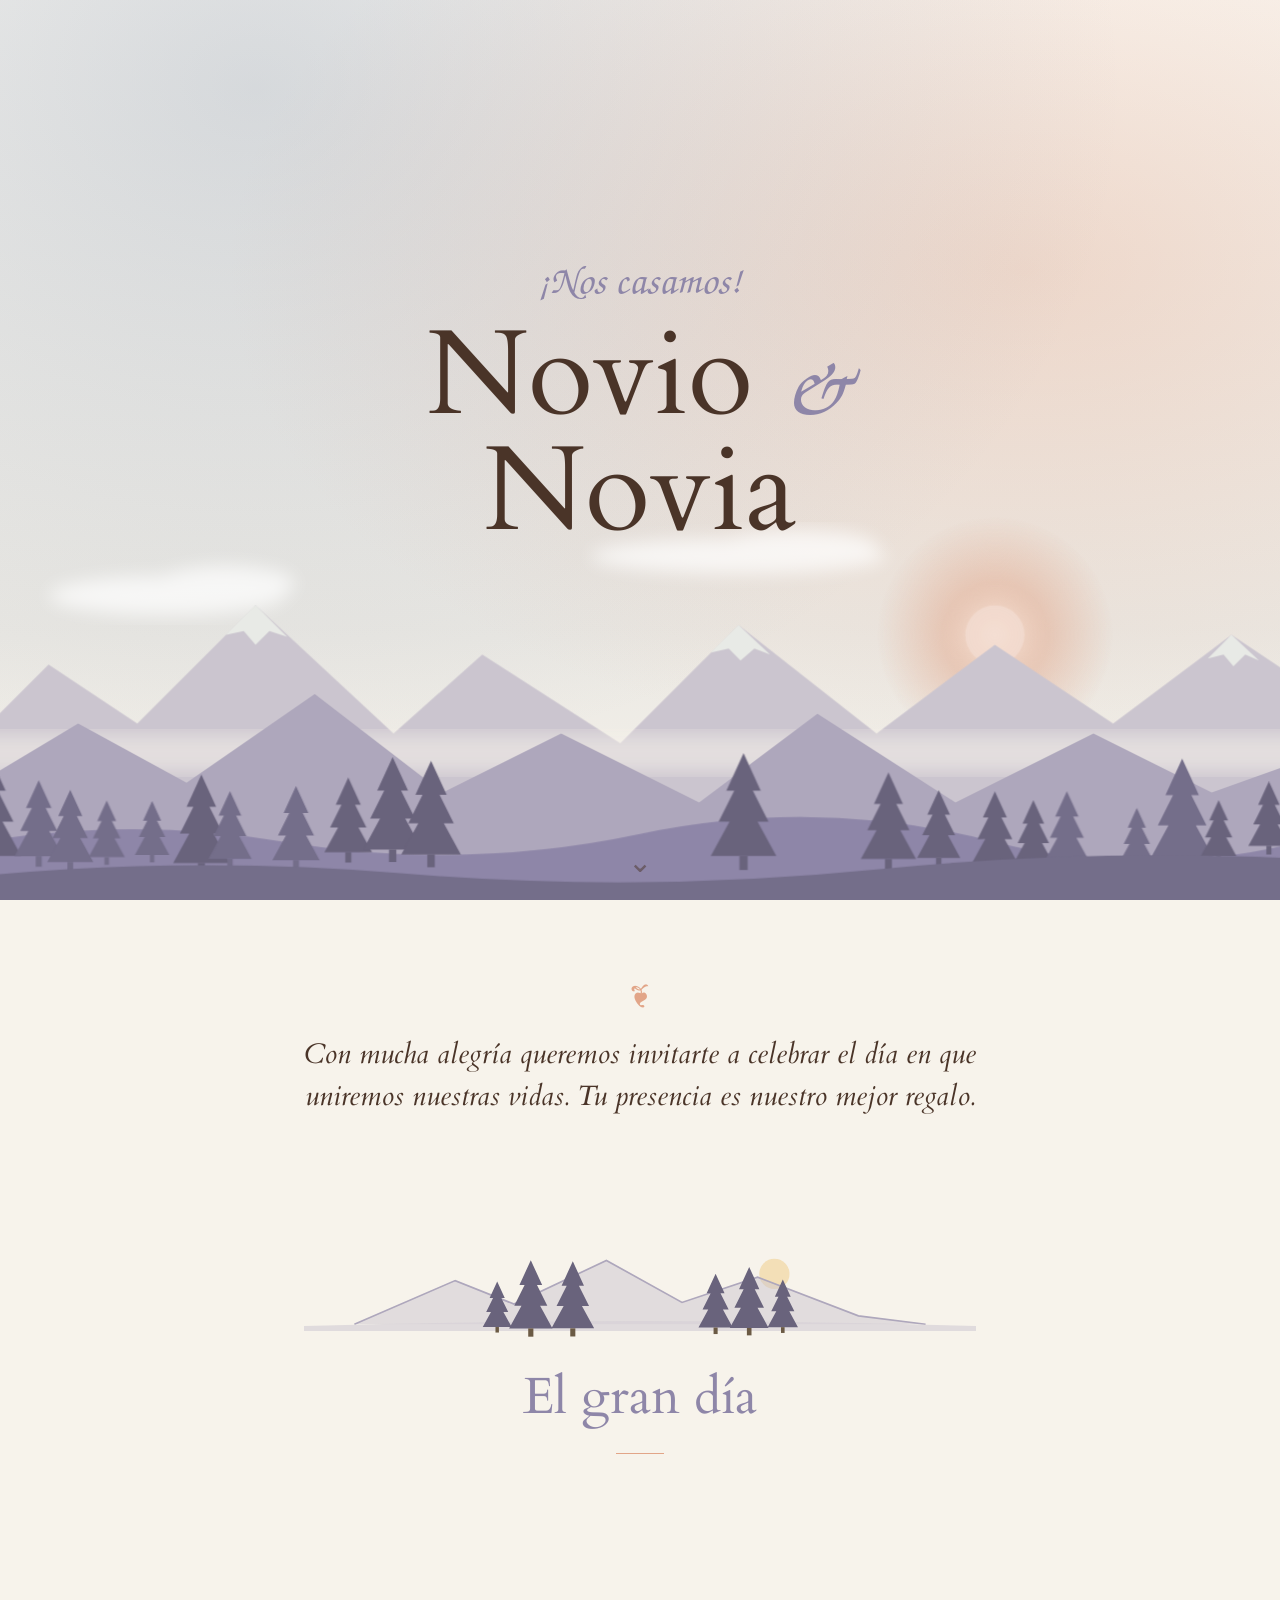
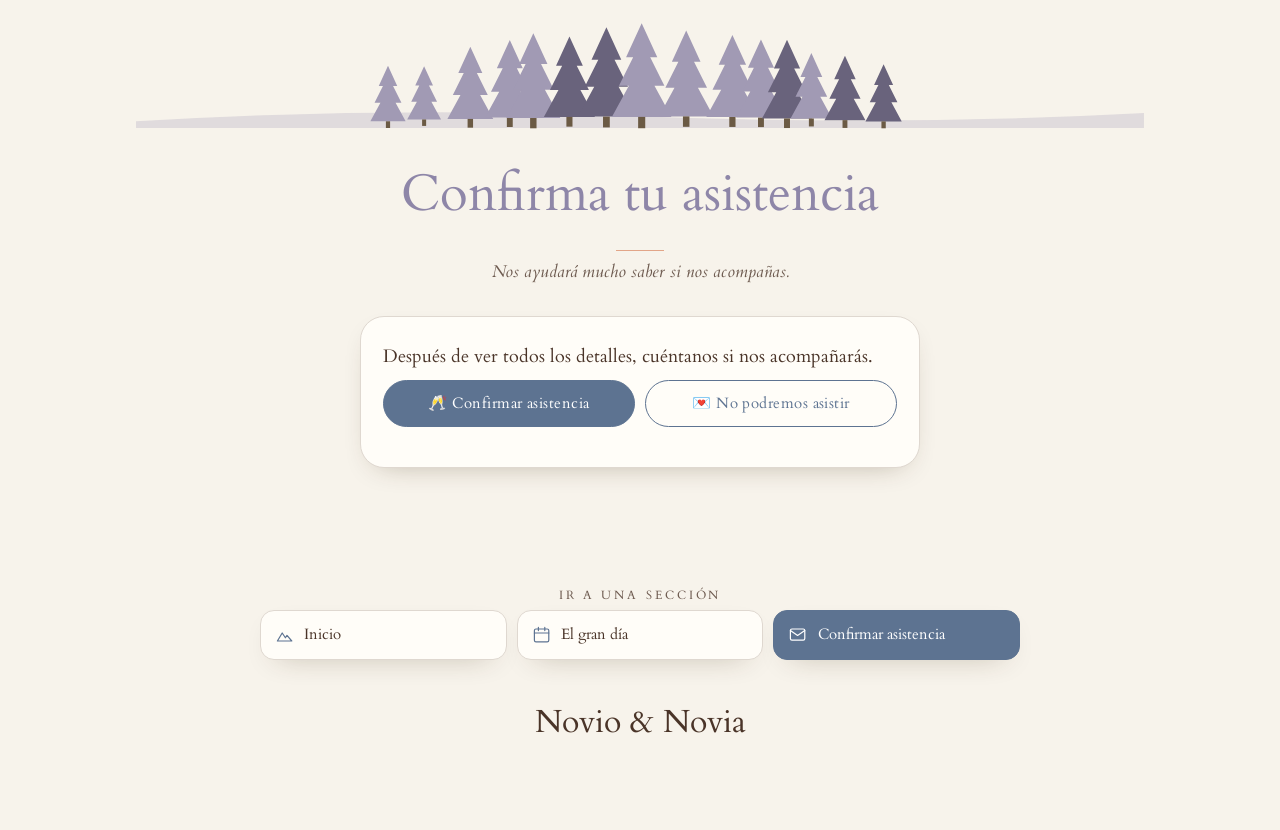
<file: index.html>
<!doctype html>
<html lang="es">
<head>
  <meta charset="utf-8">
  <meta name="viewport" content="width=device-width, initial-scale=1, viewport-fit=cover">
  <title>Nuestra boda</title>
  <meta name="robots" content="noindex, nofollow, noarchive">
  <meta name="description" content="¡Nos casamos! Detalles, ubicación y confirmación de asistencia.">
  <meta property="og:title" content="¡Nos casamos!">
  <meta property="og:description" content="Todos los detalles de nuestra boda y confirma tu asistencia.">
  <meta property="og:type" content="website">
  <meta name="theme-color" content="#f7f3eb">
  <link rel="icon" href="data:image/svg+xml,%3Csvg xmlns='http://www.w3.org/2000/svg' viewBox='0 0 64 64'%3E%3Ccircle cx='24' cy='36' r='14' fill='none' stroke='%238e86a8' stroke-width='5'/%3E%3Ccircle cx='40' cy='36' r='14' fill='none' stroke='%23e2a588' stroke-width='5'/%3E%3C/svg%3E">
  <link rel="preconnect" href="https://fonts.googleapis.com">
  <link rel="preconnect" href="https://fonts.gstatic.com" crossorigin>
  <link href="https://fonts.googleapis.com/css2?family=Cardo:ital,wght@0,400;0,700;1,400&display=swap" rel="stylesheet">
  <link rel="stylesheet" href="css/site.css?v=28">
</head>
<body>
  <div id="loading" class="loading"><div class="rings"></div></div>

  <header class="hero" id="inicio">
    <div class="hero-bg" id="heroBg"></div>
    <div class="hero-veil" id="heroVeil"></div>
    <div class="hero-shade"></div>

    <!-- Paisaje animado: sol, nubes, aves, montañas y pinos -->
    <svg class="landscape" viewBox="0 0 1440 420" preserveAspectRatio="xMidYMax slice" aria-hidden="true">
      <defs>
        <radialGradient id="sunGlow"><stop offset="0" stop-color="#fdf0e6" stop-opacity=".95"/><stop offset=".45" style="stop-color:var(--warm)" stop-opacity=".45"/><stop offset="1" style="stop-color:var(--warm)" stop-opacity="0"/></radialGradient>
        <filter id="soft"><feGaussianBlur stdDeviation="9"/></filter>
        <g id="pineShape"><path d="M0-62 L-11-38 L-6-38 L-16-18 L-9-18 L-21 4 L21 4 L9-18 L16-18 L6-38 L11-38Z"/><rect x="-2.6" y="4" width="5.2" height="9"/></g>
      </defs>
      <g class="sun"><circle cx="1080" cy="150" r="120" fill="url(#sunGlow)"/><circle cx="1080" cy="150" r="30" style="fill:color-mix(in srgb, var(--warm) 40%, #fff)" opacity=".85"/></g>
      <g class="clouds" filter="url(#soft)" fill="#fff" opacity=".7">
        <g class="cloud c1"><ellipse cx="240" cy="110" rx="120" ry="20"/><ellipse cx="300" cy="98" rx="70" ry="18"/></g>
        <g class="cloud c2"><ellipse cx="820" cy="70" rx="150" ry="18"/><ellipse cx="880" cy="60" rx="80" ry="16"/></g>
      </g>
      <g class="birds" fill="none" style="stroke:var(--n-pine)" stroke-width="2" stroke-linecap="round">
        <path class="bird b1" d="M0 0 q6 -6 12 0 q6 -6 12 0"/>
        <path class="bird b2" d="M0 0 q5 -5 10 0 q5 -5 10 0"/>
        <path class="bird b3" d="M0 0 q4 -4 8 0 q4 -4 8 0"/>
      </g>
      <g class="layer far"><g class="drift">
        <path d="M0 300 L120 180 L210 240 L330 120 L470 250 L560 170 L700 260 L820 140 L960 250 L1080 160 L1200 240 L1320 150 L1440 230 L1440 420 L0 420Z" style="fill:var(--n-far)"/>
        <path d="M1440 300 L1560 180 L1650 240 L1770 120 L1910 250 L2000 170 L2140 260 L2260 140 L2400 250 L2520 160 L2640 240 L2760 150 L2880 230 L2880 420 L1440 420Z" style="fill:var(--n-far)"/>
        <path d="M330 120 L300 150 L318 146 L330 160 L344 146 L362 152Z M820 140 L792 168 L810 164 L822 176 L836 164 L852 170Z M1320 150 L1296 174 L1312 170 L1322 182 L1334 170 L1348 176Z M1770 120 L1740 150 L1758 146 L1770 160 L1784 146 L1802 152Z M2260 140 L2232 168 L2250 164 L2262 176 L2276 164 L2292 170Z M2760 150 L2736 174 L2752 170 L2762 182 L2774 170 L2788 176Z" fill="#eef1ea" opacity=".85"/>
      </g></g>
      <g class="mist" filter="url(#soft)"><rect x="-200" y="250" width="1900" height="40" style="fill:var(--bg)" opacity=".55"/></g>
      <g class="layer mid">
        <path d="M0 330 L150 240 L260 300 L390 210 L520 310 L640 250 L780 320 L900 230 L1040 320 L1180 250 L1300 310 L1440 260 L1440 420 L0 420Z" style="fill:var(--n-mid)"/>
      </g>
      <g class="layer near" id="heroPines">
        <path d="M0 370 Q180 330 360 360 T720 352 T1080 360 T1440 345 L1440 420 L0 420Z" style="fill:var(--n-near)"/>
      </g>
      <g class="layer front">
        <path d="M0 400 Q240 372 480 392 T960 388 T1440 380 L1440 420 L0 420Z" style="fill:var(--n-front)"/>
      </g>
    </svg>

    <div class="hero-inner">
      <p class="eyebrow" id="heroGreeting">¡Nos casamos!</p>
      <h1 class="names" id="heroNames"><span id="n1"></span><span class="amp">&amp;</span><span id="n2"></span></h1>
      <p class="hero-date" id="heroDate"></p>
      <p class="hero-place" id="heroPlace"></p>
      <div class="countdown" id="countdown" aria-live="polite">
        <div><b id="cdD">--</b><span>días</span></div>
        <div><b id="cdH">--</b><span>horas</span></div>
        <div><b id="cdM">--</b><span>min</span></div>
        <div><b id="cdS">--</b><span>seg</span></div>
      </div>
      <p class="cd-msg" id="cdMsg" hidden></p>
      <div class="hero-for" id="heroFor" hidden>
        <p class="for-label">Con cariño, esta invitación es para</p>
        <p class="for-name" id="forName"></p>
        <p class="for-text" id="forText"></p>
      </div>
    </div>
    <a class="scroll-hint" href="#bienvenida" aria-label="Bajar">⌄</a>
  </header>

  <nav class="topnav" id="topnav">
    <a href="#inicio" class="brand" id="brand"></a>
    <div class="links">
      <a href="#historia" id="navHistoria">Historia</a>
      <a href="#detalles">Detalles</a>
      <a href="#ubicacion">Ubicación</a>
    </div>
  </nav>

  <main>
    <section class="section intro" id="bienvenida" data-mark="Bienvenida">
      <div class="ornament">❦</div>
      <p class="lead" id="message"></p>
    </section>

    <section class="section" id="historia" data-mark="Nuestra historia" data-icon="icoHistoria" hidden>
      <h2 id="storyTitle">Nuestra historia</h2>
      <div class="story" id="story"></div>
      <div class="gallery" id="gallery"></div>
    </section>

    <section class="section" id="preboda" data-mark="Video preboda" data-icon="icoPreboda" hidden>
      <h2 data-lbl="lblPre">Video preboda</h2>
      <p class="sub">Un poquito de nosotros, antes del gran día.</p>
      <div class="videos" id="preVideos"></div>
    </section>

    <section class="section" id="detalles" data-mark="El gran día" data-icon="icoDetalles">
      <h2 data-lbl="lblDetails">El gran día</h2>
      <div class="cards">
        <article class="card" id="cardWhen">
          <div class="ico" data-ico="icoWhen"></div>
          <h3 data-lbl="lblWhen">Cuándo</h3>
          <p id="dWhen"></p>
          <p class="muted cal-hint" data-lbl="lblCalHint">Guarda la fecha en tu calendario:</p>
          <div class="cal-mini" id="calButtons">
            <a class="btn btn-cal" id="calGoogle" target="_blank" rel="noopener"><span>G</span>Google Calendar</a>
            <a class="btn btn-cal" id="calApple" download="boda.ics"><span>A</span>Apple Calendar</a>
            <a class="btn btn-cal" id="calOutlook" target="_blank" rel="noopener"><span>O</span>Outlook</a>
            <a class="btn btn-cal" id="calOffice" target="_blank" rel="noopener"><span>365</span>Office 365</a>
          </div>
        </article>
        <div id="placeCards" class="place-cards"></div>
      </div>

      <div class="itinerary-box" id="itineraryBox">
        <h3 class="tl-title" data-lbl="lblItinerary">Programa del día</h3>
        <div class="timeline" id="itinerary"></div>
      </div>

      <div class="cards" id="moreCards">
        <article class="card" id="cardDress">
          <div class="ico" data-ico="icoDress"></div>
          <h3 data-lbl="lblDress">Código de vestimenta</h3>
          <p id="dDress" class="pre"></p>
          <div class="examples" id="dressExamples"></div>
        </article>
        <article class="card" id="cardLodging">
          <div class="ico" data-ico="icoLodging"></div>
          <h3 data-lbl="lblLodging">Alojamiento</h3>
          <p id="dLodging" class="pre"></p>
          <a class="btn btn-ghost btn-sm" id="lodgingLink" target="_blank" rel="noopener" hidden></a>
        </article>
        <article class="card" id="cardInstr">
          <div class="ico" data-ico="icoInstr"></div>
          <h3 data-lbl="lblInstr">Indicaciones</h3>
          <p id="dInstr" class="pre"></p>
        </article>
        <article class="card" id="cardGifts">
          <div class="ico" data-ico="icoGifts"></div>
          <h3 data-lbl="lblGifts">Mesa de regalos</h3>
          <a class="gift-photo" id="giftPhoto" target="_blank" rel="noopener" hidden><img id="giftImg" alt="Mesa de regalos"></a>
          <p id="dGifts" class="pre"></p>
          <a class="gift-link" id="giftLink" target="_blank" rel="noopener" hidden></a>
        </article>
      </div>

      <div class="recs" id="lodgingRecsBox" hidden>
        <h3 class="recs-title" data-lbl="lblLodgingRecs">Opciones de hospedaje</h3>
        <div class="rec-grid" id="lodgingRecs"></div>
      </div>
    </section>

    <section class="section" id="ubicacion" data-mark="Cómo llegar" data-icon="icoUbicacion">
      <h2 data-lbl="lblMaps">Cómo llegar</h2>
      <p class="sub" data-lbl="lblMapsSub">Toca el botón y tu celular te lleva directo.</p>
      <div id="places" class="places"></div>
    </section>

    <section class="section" id="musica" data-mark="Nuestra música" data-icon="icoMusica" hidden>
      <h2 data-lbl="lblMusic">Nuestra música</h2>
      <p class="sub">La playlist de nuestra boda. Escúchala… y sugiérenos tu canción al confirmar.</p>
      <div class="video-wrap" id="playlistWrap"><iframe id="playlistFrame" title="Playlist de la boda" loading="lazy" allow="autoplay; encrypted-media; picture-in-picture" allowfullscreen></iframe></div>
      <div class="map-buttons">
        <a class="btn btn-primary" id="ytMusic" target="_blank" rel="noopener">▶ Abrir en YouTube Music</a>
      </div>
    </section>

    <section class="section" id="video" data-mark="Video de la boda" data-icon="icoVideo" hidden>
      <h2 data-lbl="lblVideo">Nuestro video</h2>
      <div class="video-wrap"><iframe id="videoFrame" title="Video de la boda" loading="lazy" allow="autoplay; encrypted-media; picture-in-picture" allowfullscreen></iframe></div>
    </section>

    <section class="section rsvp" id="confirmar" data-mark="Confirmar asistencia" data-icon="icoConfirmar">
      <h2 data-lbl="lblRsvp">Confirma tu asistencia</h2>
      <p class="sub" id="rsvpSub">Nos ayudará mucho saber si nos acompañas.</p>

      <form id="rsvpForm" class="rsvp-form" novalidate>
        <!-- Paso 1: ¿asisten? -->
        <div id="stepChoice">
          <p class="party-note" id="choiceNote">Después de ver todos los detalles, cuéntanos si nos acompañarás.</p>
          <div class="wbtns">
            <button class="btn btn-primary" type="button" id="cYes">🥂 Confirmar asistencia</button>
            <button class="btn btn-ghost" type="button" id="cNo">💌 No podremos asistir</button>
          </div>
        </div>

        <!-- Paso 2: celular (dos veces) para ligar la respuesta a su invitación -->
        <div id="stepPhone" hidden>
          <label class="field">
            <span>Tu número de celular</span>
            <input id="fPhone" type="tel" inputmode="numeric" autocomplete="tel" placeholder="10 dígitos" maxlength="18">
          </label>
          <label class="field">
            <span>Confírmalo</span>
            <input id="fPhone2" type="tel" inputmode="numeric" autocomplete="off" placeholder="Escríbelo otra vez" maxlength="18">
            <small class="muted">Con tu número podrás regresar y cambiar tu respuesta cuando quieras.</small>
          </label>
          <label class="field" id="nameField" hidden>
            <span>Tu nombre completo</span>
            <input id="fName" autocomplete="name" placeholder="Como aparece en tu invitación">
            <small class="muted">No encontramos ese número. Escribe tu nombre para buscar tu invitación.</small>
          </label>
          <p class="gate-error" id="phoneError" hidden></p>
          <div class="wbtns">
            <button class="btn btn-primary" type="button" id="btnContinue">Continuar</button>
            <button class="btn btn-ghost" type="button" id="phoneBack">← Regresar</button>
          </div>
        </div>

        <!-- Paso 3: detalles. Si van: quiénes, restricciones, canción y mensaje. Si no: solo mensaje -->
        <div id="stepAnswer" hidden>
          <div class="who" id="who"></div>
          <fieldset class="field" id="membersBox">
            <legend id="checksLegend">¿Quiénes asistirán?</legend>
            <div class="member-checks" id="memberChecks"></div>
          </fieldset>

          <div id="yesFields">
            <fieldset class="field">
              <legend>¿Alguna restricción alimentaria?</legend>
              <div class="chips" id="dietChips">
                <label><input type="checkbox" value="Vegetariano"><span>Vegetariano</span></label>
                <label><input type="checkbox" value="Vegano"><span>Vegano</span></label>
                <label><input type="checkbox" value="Sin gluten"><span>Sin gluten</span></label>
                <label><input type="checkbox" value="Sin lactosa"><span>Sin lactosa</span></label>
                <label><input type="checkbox" value="Alergia a mariscos"><span>Alergia a mariscos</span></label>
                <label><input type="checkbox" value="Alergia a nueces"><span>Alergia a nueces</span></label>
              </div>
              <input id="fDietOther" placeholder="Otra (escríbela aquí)">
            </fieldset>

            <label class="field">
              <span>🎵 ¿Qué canción no puede faltar?</span>
              <input id="fSong" placeholder="Canción y artista (opcional)">
            </label>
          </div>

          <label class="field">
            <span>💌 Mensaje para los novios (opcional)</span>
            <textarea id="fComments" rows="3" placeholder="Unas palabras, una duda, lo que quieras…"></textarea>
          </label>

          <div class="wbtns">
            <button class="btn btn-primary" type="submit" id="rsvpBtn">Enviar confirmación</button>
            <button class="btn btn-ghost" type="button" id="answerBack">← Regresar</button>
          </div>
        </div>
        <p class="deadline muted" id="deadline"></p>
      </form>

      <div id="rsvpDone" class="rsvp-done" hidden>
        <div class="big" id="doneIcon">💛</div>
        <h3 id="doneTitle">¡Gracias!</h3>
        <p id="doneText"></p>
        <button class="btn btn-ghost" id="rsvpEdit" type="button">Cambiar mi respuesta</button>
      </div>
    </section>

    <section class="section" id="recomendaciones" data-mark="Recomendaciones" data-icon="icoRecs" hidden>
      <h2 data-lbl="lblRecs">Recomendaciones para ese día</h2>
      <p class="sub">Lugares cercanos, qué llevar y algunos consejos para disfrutar al máximo.</p>
      <div class="rec-grid" id="recs"></div>
    </section>

    <section class="section" id="faq" data-mark="Preguntas frecuentes" data-icon="icoFaq" hidden>
      <h2 data-lbl="lblFaq">Preguntas frecuentes</h2>
      <p class="sub">Todo lo que necesitas saber para ese día.</p>
      <input class="faq-search" id="faqSearch" type="search" placeholder="🔎 Busca tu duda: transporte, hotel, menú, fotos…">
      <div class="faq-list" id="faqList"></div>
      <p class="muted faq-empty" id="faqEmpty" hidden>No encontramos esa pregunta. Escríbenos y con gusto te ayudamos.</p>
    </section>
  </main>

  <footer class="footer">
    <div class="bookmarks">
      <p class="bm-title">Ir a una sección</p>
      <div class="bm-grid" id="bookmarks"></div>
    </div>
    <p class="names-sm" id="footNames"></p>
    <p id="footDate"></p>
    <p class="hashtags" id="hashtag"></p>
    <p class="contact" id="contact"></p>
  </footer>

  <a href="#inicio" class="to-top" id="toTop" aria-label="Volver arriba">↑</a>

  <div class="lightbox" id="lightbox" hidden>
    <button class="lb-x" id="lbClose" aria-label="Cerrar">✕</button>
    <button class="lb-nav prev" id="lbPrev" aria-label="Anterior">‹</button>
    <img id="lbImg" alt="">
    <button class="lb-nav next" id="lbNext" aria-label="Siguiente">›</button>
  </div>

  <script src="js/config.js?v=29"></script>
  <script src="js/common.js?v=28"></script>
  <script src="js/site.js?v=28"></script>
</body>
</html>
</file>
<file: css/site.css>
:root {
  /* Colores que se eligen en el panel (Ajustes → Colores) */
  /* Paleta «Atardecer en la sierra»: Talavera Polvo, Marfil, Nogal, Bruma Lavanda */
  --accent: #5d7391;
  --bg: #f7f3eb;
  --card: #fffdf8;
  --ink: #4a3428;
  --nature: #8e86a8;
  /* Opcionales (Bruma Lavanda, Durazno Sierra, Piedra); sin ellos se usa el principal */
  --title: var(--title-c, var(--accent));
  --warm: var(--warm-c, var(--accent));
  --stone: var(--stone-c, color-mix(in srgb, var(--bg) 80%, var(--accent)));
  /* Derivados automáticamente de los anteriores */
  --bg-alt: color-mix(in srgb, var(--bg) 68%, var(--stone));
  --muted: color-mix(in srgb, var(--ink) 80%, var(--bg));
  --line: color-mix(in srgb, var(--ink) 14%, var(--bg));
  --n-far: color-mix(in srgb, var(--nature) 42%, var(--bg));
  --n-mid: color-mix(in srgb, var(--nature) 70%, var(--bg));
  --n-near: var(--nature);
  --n-front: color-mix(in srgb, var(--nature) 82%, #000);
  --n-pine: color-mix(in srgb, var(--nature) 74%, #000);
  --n-pine2: color-mix(in srgb, var(--nature) 82%, var(--bg));
  --n-ground: color-mix(in srgb, var(--nature) 30%, var(--bg));
  --sage: var(--n-pine2);
  --ok: #4f7a52;
  --bad: #a4524a;
  --shadow: 0 10px 30px -18px rgba(60, 40, 10, .45);
  /* Tipografías de la papelería: Cardo para todo, Chorus solo para acentos caligráficos */
  --serif: 'Cardo', Georgia, serif;
  --sans: 'Cardo', Georgia, serif;
  --script: 'TeX Gyre Chorus', 'Cardo', Georgia, serif;
}
@font-face { font-family: 'TeX Gyre Chorus'; src: url('../fonts/texgyrechorus-mediumitalic.otf') format('opentype'); font-style: normal; font-weight: 400; font-display: swap; }
@font-face { font-family: 'TeX Gyre Chorus'; src: url('../fonts/texgyrechorus-mediumitalic.otf') format('opentype'); font-style: italic; font-weight: 400; font-display: swap; }
* { box-sizing: border-box; }
html { scroll-behavior: smooth; scroll-padding-top: 64px; }
body { margin: 0; background: var(--bg); color: var(--ink); font-family: var(--sans); font-weight: 400; font-size: 18px; line-height: 1.6; -webkit-font-smoothing: antialiased; overflow-x: hidden; }
img { max-width: 100%; }
a { color: var(--accent); }
h1, h2, h3 { font-family: var(--serif); font-weight: 500; margin: 0; }
.muted { color: var(--muted); }
.pre { white-space: pre-line; }
[hidden] { display: none !important; }

/* Carga */
.loading { position: fixed; inset: 0; background: var(--bg); display: grid; place-items: center; z-index: 100; transition: opacity .5s; }
.loading.out { opacity: 0; pointer-events: none; }
.rings { width: 56px; height: 36px; position: relative; }
.rings::before, .rings::after { content: ''; position: absolute; top: 0; width: 34px; height: 34px; border: 3px solid var(--accent); border-radius: 50%; animation: pulse 1.4s infinite ease-in-out; }
.rings::before { left: 0; } .rings::after { right: 0; animation-delay: .2s; }
@keyframes pulse { 50% { transform: scale(.85); opacity: .5; } }

/* Botones */
.btn { display: inline-flex; align-items: center; justify-content: center; gap: .5em; padding: .8em 1.4em; border-radius: 999px; border: 1px solid var(--accent); font: 500 .95rem var(--sans); letter-spacing: .03em; text-decoration: none; cursor: pointer; transition: transform .15s, background .2s, color .2s; -webkit-tap-highlight-color: transparent; }
.btn:active { transform: scale(.97); }
.btn-primary { background: var(--accent); color: #fff; }
.btn-primary:hover { filter: brightness(1.06); }
.btn-ghost { background: transparent; color: var(--accent); }
.btn-ghost:hover { background: color-mix(in srgb, var(--accent) 10%, transparent); }
.btn-block { width: 100%; }
.btn[disabled] { opacity: .6; pointer-events: none; }

/* Portada */
.hero { position: relative; min-height: 100svh; display: grid; place-items: center; text-align: center; padding: 80px 20px 150px; overflow: hidden; isolation: isolate; }
.hero-bg { position: absolute; inset: 0; z-index: -3; background:
  radial-gradient(ellipse at 20% 10%, color-mix(in srgb, var(--accent) 22%, transparent), transparent 60%),
  radial-gradient(ellipse at 80% 30%, color-mix(in srgb, var(--warm) 34%, transparent), transparent 55%),
  linear-gradient(180deg, color-mix(in srgb, var(--bg) 60%, #fff), color-mix(in srgb, var(--bg) 92%, var(--accent)) 70%, var(--bg)); background-size: cover; background-position: center; transform-origin: center; }
.hero.has-photo .hero-bg { animation: kenburns 30s ease-in-out infinite alternate; }
@keyframes kenburns { from { transform: scale(1); } to { transform: scale(1.06); } }
.hero-shade { position: absolute; inset: 0; z-index: -2; pointer-events: none; }
.hero.has-photo .hero-shade { background: linear-gradient(180deg, rgba(20, 14, 6, .45), rgba(20, 14, 6, .25) 45%, rgba(20, 14, 6, .5)); }
.hero.has-photo { color: #fff; }
.hero.has-photo .eyebrow, .hero.has-photo .hero-place { color: rgba(255, 255, 255, .92); }
.hero.has-photo .btn-ghost { color: #fff; border-color: #fff; }
.hero.has-photo .countdown div { background: rgba(255, 255, 255, .14); border-color: rgba(255, 255, 255, .35); }
.hero.has-photo .names, .hero.has-photo .hero-date { text-shadow: 0 2px 18px rgba(0, 0, 0, .35); }

/* Paisaje animado */
.landscape { position: absolute; left: 0; right: 0; bottom: -1px; width: 100%; height: min(46vh, 420px); z-index: -1; pointer-events: none; }
.hero.has-photo .landscape .far, .hero.has-photo .landscape .mist, .hero.has-photo .landscape .clouds, .hero.has-photo .landscape .sun { opacity: .55; }
.landscape .layer { transform-box: view-box; animation: rise-layer 1.6s cubic-bezier(.2, .7, .2, 1) both; }
.landscape .far { animation-delay: .1s; } .landscape .mid { animation-delay: .3s; } .landscape .near { animation-delay: .5s; } .landscape .front { animation-delay: .7s; }
@keyframes rise-layer { from { transform: translateY(90px); opacity: 0; } }
.landscape .drift { animation: drift 120s linear infinite; }
@keyframes drift { to { transform: translateX(-1440px); } }
.landscape .mist { animation: mist 26s ease-in-out infinite alternate; }
@keyframes mist { from { transform: translateX(-120px); opacity: .5; } to { transform: translateX(120px); opacity: .9; } }
.landscape .cloud { animation: cloud 70s linear infinite; }
.landscape .c2 { animation-duration: 95s; animation-delay: -40s; }
@keyframes cloud { from { transform: translateX(-500px); } to { transform: translateX(1700px); } }
.landscape .sun { transform-box: fill-box; transform-origin: center; animation: sunrise 3s ease-out both, glow 7s ease-in-out 3s infinite alternate; }
@keyframes sunrise { from { transform: translateY(140px); opacity: 0; } }
@keyframes glow { to { transform: scale(1.08); } }
.landscape .bird { animation: fly 24s linear infinite; }
.landscape .b1 { animation-delay: -2s; } .landscape .b2 { animation-delay: -6s; animation-duration: 28s; } .landscape .b3 { animation-delay: -13s; animation-duration: 32s; }
@keyframes fly { 0% { transform: translate(-60px, 150px); } 50% { transform: translate(720px, 90px); } 100% { transform: translate(1520px, 130px); } }
.pine { fill: var(--n-pine); }
.landscape .pine-g { transform-box: fill-box; transform-origin: 50% 100%; animation: grow .9s cubic-bezier(.3, 1.4, .5, 1) both, sway 6s ease-in-out infinite alternate; animation-delay: calc(.9s + var(--i) * 55ms), calc(2s + var(--i) * 230ms); }
@keyframes grow { from { transform: scaleY(0); } }
@keyframes sway { from { transform: rotate(-1.2deg); } to { transform: rotate(1.2deg); } }

.hero-inner { position: relative; max-width: 760px; animation: rise 1s ease both; }
@keyframes rise { from { opacity: 0; transform: translateY(16px); } }
.eyebrow { text-transform: uppercase; letter-spacing: .35em; font-size: .8rem; color: var(--muted); margin: 0 0 12px; }
.names { font-family: var(--nf, var(--serif)); font-size: calc(clamp(3.4rem, 13vw, 7.5rem) * var(--ns, 1)); letter-spacing: var(--nls, 0); line-height: .95; font-weight: 400; display: flex; flex-wrap: wrap; justify-content: center; align-items: baseline; gap: 0 .25em; }
.names.up { text-transform: uppercase; }
.names.l-stack, .names.l-stagger, .names.l-lines { flex-direction: column; align-items: center; gap: .04em; }
.names.l-stack .amp { font-size: .55em; line-height: 1; }
.names.l-stagger .n1 { transform: translateX(-.45em); }
.names.l-stagger .n2 { transform: translateX(.45em); }
.names.l-stagger .amp { font-size: .55em; line-height: 1; }
.names.l-lines .amp { display: flex; align-items: center; gap: .45em; font-size: .4em; line-height: 1.4; letter-spacing: 0; }
.names.l-lines .amp::before, .names.l-lines .amp::after { content: ''; width: 2.6em; height: 1px; background: currentColor; opacity: .55; }
.names .amp { font-style: italic; color: var(--title); font-size: .7em; }
.hero.has-photo .names .amp { color: color-mix(in srgb, var(--warm) 45%, #fff); }
.hero-date { font-family: var(--serif); font-style: italic; font-size: clamp(1.3rem, 4vw, 1.8rem); margin: 18px 0 0; }
.hero-place { margin: 4px 0 0; color: var(--muted); letter-spacing: .05em; font-style: italic; }
/* Acento caligráfico: saludo de la portada y el «&» de los nombres */
#heroGreeting { font-family: var(--script); text-transform: none; letter-spacing: 0; font-size: clamp(1.7rem, 4.6vw, 2.3rem); line-height: 1.2; color: var(--title); }
.hero.has-photo #heroGreeting { color: rgba(255, 255, 255, .95); }
.hero.has-photo.veiled #heroGreeting { color: var(--title); }
.names .amp, .gate-names .amp { font-family: var(--script); }
.countdown { display: grid; grid-template-columns: repeat(4, minmax(0, 76px)); gap: 10px; justify-content: center; margin: 30px 0 8px; }
.countdown div { background: color-mix(in srgb, var(--card) 60%, transparent); border: 1px solid var(--line); border-radius: 14px; padding: 10px 4px; backdrop-filter: blur(6px); }
.countdown b { display: block; font: 500 clamp(1.6rem, 6vw, 2.2rem)/1.1 var(--serif); }
.countdown span { font-size: .72rem; text-transform: uppercase; letter-spacing: .14em; opacity: .75; }
.cd-msg { font-family: var(--serif); font-size: 1.6rem; margin: 26px 0 6px; }
.hero-cta { display: flex; flex-wrap: wrap; gap: 10px; justify-content: center; margin-top: 26px; }
.scroll-hint { position: absolute; bottom: 14px; left: 50%; transform: translateX(-50%); font-size: 1.8rem; text-decoration: none; color: inherit; opacity: .5; animation: bob 2s infinite; }
@keyframes bob { 50% { transform: translate(-50%, 6px); } }

/* Navegación */
.topnav { position: fixed; top: 0; left: 0; right: 0; z-index: 20; display: flex; align-items: center; justify-content: space-between; padding: 10px 16px; background: color-mix(in srgb, var(--bg) 88%, transparent); backdrop-filter: blur(10px); border-bottom: 1px solid var(--line); transform: translateY(-100%); transition: transform .3s; }
.topnav.show { transform: none; }
.topnav .brand { font: 600 1.4rem var(--serif); color: var(--ink); text-decoration: none; }
.topnav .links { display: flex; gap: 14px; align-items: center; font-size: .9rem; }
.topnav .links a { color: var(--ink); text-decoration: none; }
.topnav .nav-cta { background: var(--accent); color: #fff !important; padding: 6px 14px; border-radius: 999px; }
@media (max-width: 560px) { .topnav .links a:not([href="#detalles"]) { display: none; } }

/* Secciones */
.section { padding: 20px 16px 64px; max-width: 1040px; margin: 0 auto; text-align: center; }
.section.intro { padding-top: 72px; }
.section > .divider { margin-bottom: 26px; }
.section.alt { max-width: none; background: var(--bg-alt); }
.section.alt > * { max-width: 1040px; margin-left: auto; margin-right: auto; }
.section h2 { font-size: clamp(2.2rem, 7vw, 3.2rem); margin-bottom: 8px; color: var(--title); }
.section.alt h2 { color: color-mix(in srgb, var(--title) 82%, var(--ink)); }
.section h2::after { content: ''; display: block; width: 48px; height: 1px; background: var(--warm); margin: 14px auto 0; }
.sub { color: var(--muted); font-style: italic; font-size: 1.05rem; max-width: 560px; margin: 8px auto 30px; }
.intro .ornament { font-size: 2rem; color: var(--warm); }
.lead { font: italic 400 clamp(1.3rem, 4vw, 1.75rem)/1.5 var(--serif); max-width: 700px; margin: 10px auto 0; }
.personal { margin: 26px auto 0; max-width: 560px; padding: 16px 20px; background: var(--card); border: 1px solid var(--line); border-radius: 16px; box-shadow: var(--shadow); }

.cards { display: grid; grid-template-columns: repeat(auto-fit, minmax(240px, 1fr)); gap: 16px; margin-top: 30px; }
.card { background: var(--card); border: 1px solid var(--line); border-radius: 20px; padding: 26px 22px; box-shadow: var(--shadow); text-align: center; }
.card .ico { font-size: 1.8rem; color: var(--accent); display: flex; justify-content: center; align-items: center; height: 44px; }
.i-svg { width: 1em; height: 1em; display: inline-block; vertical-align: -0.15em; flex: none; }
.card .ico .i-svg { width: 38px; height: 38px; }
.i-img { width: 1.2em; height: 1.2em; object-fit: cover; border-radius: 50%; display: inline-block; vertical-align: middle; }
.card .ico .i-img { width: 52px; height: 52px; }
.btn .i-svg { width: 1.05em; height: 1.05em; margin-right: 2px; }
.p-ico { color: var(--accent); display: inline-flex; vertical-align: -0.1em; }
.itinerary-box { margin-top: 44px; }
.tl-title { font-size: 1.8rem; margin: 0; }
.itinerary-box .timeline { margin-top: 18px; }
#lodgingLink { margin-top: 6px; }
.card h3 { font-size: 1.5rem; margin: 6px 0 8px; }
.card p { margin: 0; }
.card .cabin { margin-top: 12px; padding: 8px 12px; background: color-mix(in srgb, var(--accent) 12%, transparent); border-radius: 12px; font-weight: 500; }


.timeline { margin: 40px auto 0; max-width: 520px; text-align: left; position: relative; }
.timeline::before { content: ''; position: absolute; left: 82px; top: 8px; bottom: 8px; width: 1px; background: var(--line); }
.tl-item { display: grid; grid-template-columns: 70px 1fr; gap: 26px; padding: 10px 0; position: relative; }
.tl-item::before { content: ''; position: absolute; left: 77px; top: 20px; width: 11px; height: 11px; border-radius: 50%; background: var(--warm); box-shadow: 0 0 0 4px var(--bg); }
.tl-time { font: italic 400 1.2rem var(--serif); text-align: right; color: var(--accent); }
.tl-what { font-size: 1.02rem; }

.cal-buttons { display: grid; grid-template-columns: repeat(auto-fit, minmax(190px, 1fr)); gap: 12px; max-width: 860px; margin: 0 auto; }
.cal-buttons.small { grid-template-columns: repeat(auto-fit, minmax(150px, 1fr)); margin: 20px auto; }
.btn-cal { background: var(--card); color: var(--ink); border-color: var(--line); padding: 14px; box-shadow: var(--shadow); }
.btn-cal span { display: inline-grid; place-items: center; min-width: 26px; height: 26px; padding: 0 4px; border-radius: 8px; background: var(--accent); color: #fff; font-size: .75rem; font-weight: 600; }

.map-wrap, .video-wrap { position: relative; border-radius: 20px; overflow: hidden; box-shadow: var(--shadow); border: 1px solid var(--line); background: #ddd; }
.map-wrap { aspect-ratio: 16/9; }
.video-wrap { aspect-ratio: 16/9; max-width: 860px; margin: 0 auto; }
.map-wrap iframe, .video-wrap iframe { position: absolute; inset: 0; width: 100%; height: 100%; border: 0; }
@media (max-width: 600px) { .map-wrap { aspect-ratio: 4/5; } }
.map-buttons { display: flex; flex-wrap: wrap; gap: 10px; justify-content: center; margin-top: 18px; }

/* RSVP */
.rsvp-form { max-width: 560px; margin: 0 auto; text-align: left; background: var(--card); border: 1px solid var(--line); border-radius: 24px; padding: 26px 22px; box-shadow: var(--shadow); }
.field { display: block; border: 0; padding: 0; margin: 0 0 20px; }
.field > span, .field legend { display: block; font-weight: 500; margin-bottom: 8px; }
input, select, textarea { width: 100%; font: 400 1rem var(--sans); padding: 12px 14px; border: 1px solid var(--line); border-radius: 12px; background: var(--card); color: var(--ink); }
input:focus, select:focus, textarea:focus { outline: 2px solid color-mix(in srgb, var(--accent) 50%, transparent); border-color: var(--accent); }
.choice { display: grid; grid-template-columns: 1fr 1fr; gap: 10px; }
.choice label, .chips label { cursor: pointer; }
.choice label, .chips label { position: relative; }
.choice input, .chips input { position: absolute; opacity: 0; pointer-events: none; width: 1px; height: 1px; }
.choice span { display: block; text-align: center; padding: 14px 8px; border: 1px solid var(--line); border-radius: 14px; background: var(--card); transition: .15s; }
.choice input:checked + span { border-color: var(--accent); background: color-mix(in srgb, var(--accent) 12%, var(--card)); font-weight: 500; }
.chips { display: flex; flex-wrap: wrap; gap: 8px; margin-bottom: 10px; }
.chips span { display: inline-block; padding: 7px 14px; border: 1px solid var(--line); border-radius: 999px; background: var(--card); font-size: .9rem; }
.chips input:checked + span { background: var(--accent); color: #fff; border-color: var(--accent); }
.comp-names { display: grid; gap: 8px; margin: -8px 0 20px; }
.deadline { text-align: center; font-size: .9rem; margin: 14px 0 0; }
.field.error input, .field.error .choice span { border-color: var(--bad); }
.rsvp-done { max-width: 560px; margin: 0 auto; background: var(--card); border: 1px solid var(--line); border-radius: 24px; padding: 34px 22px; box-shadow: var(--shadow); animation: rise .6s ease both; }
.rsvp-done .big { font-size: 3rem; }
.rsvp-done h3 { font-size: 2rem; }

/* Compartir */
.share-row { display: flex; flex-wrap: wrap; gap: 10px; justify-content: center; }
.share-btn { display: inline-flex; align-items: center; gap: 8px; padding: 10px 16px; border-radius: 999px; border: 1px solid var(--line); background: var(--card); color: var(--ink); text-decoration: none; font: 500 .92rem var(--sans); cursor: pointer; }
.share-btn i { font-style: normal; display: inline-grid; place-items: center; width: 24px; height: 24px; border-radius: 50%; color: #fff; font-size: .72rem; font-weight: 600; }

.footer { text-align: center; padding: 50px 16px 70px; color: var(--muted); }
.footer .names-sm { font: 500 2rem var(--names-font, var(--serif)); color: var(--ink); margin: 0; }
.footer p { margin: 4px 0; }
.hashtag { color: var(--accent); font-weight: 500; }

#toasts { position: fixed; left: 50%; bottom: 20px; transform: translateX(-50%); z-index: 200; display: grid; gap: 8px; width: min(92vw, 420px); }
.toast { background: var(--ink); color: #fff; padding: 12px 16px; border-radius: 12px; opacity: 0; transform: translateY(10px); transition: .3s; font-size: .95rem; }
.toast.show { opacity: 1; transform: none; }
.toast-ok { background: var(--ok); } .toast-warn { background: #b07a2a; } .toast-error { background: var(--bad); }

.reveal { opacity: 0; transform: translateY(18px); transition: opacity .8s ease, transform .8s ease; }
.reveal.in { opacity: 1; transform: none; }


/* Ceremonia y fiesta */
.place-cards { display: contents; }
.card .time { font: italic 400 1.3rem var(--serif); color: var(--accent); margin-bottom: 4px; }
.card .btn-sm { margin-top: 14px; padding: .55em 1.1em; font-size: .85rem; }
.places { display: grid; gap: 44px; }
.place h3 { font-size: 1.7rem; }
.place > .muted { margin: 4px 0 14px; }
.between { margin: 26px 0 0; font-family: var(--serif); font-style: italic; font-size: 1.2rem; color: var(--muted); }
@media (min-width: 900px) {
  /* Ceremonia y fiesta lado a lado: títulos, direcciones, mapas y botones siempre a la misma altura */
  .places { grid-template-columns: 1fr 1fr; gap: 0 28px; align-items: start; }
  .places .place { display: grid; grid-template-rows: subgrid; grid-row: span 4; }
  .places .place > .muted { align-self: start; }
  .places .map-wrap { aspect-ratio: 4/3; align-self: start; }
  .between { display: none; }
}
@supports not (grid-template-rows: subgrid) {
  @media (min-width: 900px) { .places .place > .muted { min-height: 3.4em; } }
}

/* Separadores campiranos (pinos, cercas, montañas) */
.divider { display: block; width: 100%; height: clamp(70px, 11vw, 130px); margin: 0 auto; overflow: visible; pointer-events: none; }
.divider .ground { fill: var(--n-ground); opacity: .7; }
.divider .ridge { fill: none; stroke: var(--n-mid); stroke-width: 2; stroke-dasharray: 2400; stroke-dashoffset: 2400; transition: stroke-dashoffset 2.2s ease; }
.divider .ridge-fill { fill: var(--n-far); opacity: 0; transition: opacity 1.4s ease .8s; }
.divider .el { transform-box: fill-box; transform-origin: 50% 100%; transform: scaleY(0); opacity: 0; transition: transform .8s cubic-bezier(.3, 1.4, .5, 1), opacity .4s; transition-delay: calc(var(--i) * 70ms); }
.divider .post { transform-origin: 50% 100%; }
.divider .rail { transform-box: fill-box; transform-origin: 0 50%; transform: scaleX(0); transition: transform 1.2s ease; transition-delay: calc(var(--i) * 70ms + .3s); }
.divider .sunline { opacity: 0; transform: translateY(20px); transition: 1.4s ease .4s; transform-box: fill-box; }
.divider.in .ridge { stroke-dashoffset: 0; }
.divider.in .ridge-fill { opacity: .5; }
.divider.in .el { transform: none; opacity: 1; }
.divider.in .rail { transform: none; }
.divider.in .sunline { opacity: .9; transform: none; }
.divider.in .sway { animation: sway 5s ease-in-out infinite alternate; animation-delay: calc(var(--i) * 300ms + 1.2s); transform-box: fill-box; transform-origin: 50% 100%; }

/* Historia y galería */
.story { max-width: 680px; margin: 22px auto 0; font: 400 clamp(1.15rem, 3.4vw, 1.35rem)/1.75 var(--serif); text-align: left; }
.story p { margin: 0 0 1em; }
.story p:first-child::first-letter { float: left; font-size: 3.4em; line-height: .85; padding: 6px 10px 0 0; color: var(--title); }
.gallery { display: grid; grid-template-columns: repeat(auto-fill, minmax(150px, 1fr)); gap: 10px; margin-top: 30px; }
.gallery button { padding: 0; border: 0; border-radius: 14px; overflow: hidden; cursor: zoom-in; aspect-ratio: 1; background: var(--bg-alt); box-shadow: var(--shadow); }
.gallery button:nth-child(5n+1) { grid-row: span 2; aspect-ratio: auto; }
.gallery img { width: 100%; height: 100%; object-fit: cover; display: block; transition: transform .6s ease; }
.gallery button:hover img { transform: scale(1.05); }
.videos { display: grid; gap: 22px; }
.lightbox { position: fixed; inset: 0; z-index: 120; background: rgba(20, 16, 10, .92); display: grid; place-items: center; padding: 20px; animation: fadein .25s; }
@keyframes fadein { from { opacity: 0; } }
.lightbox img { max-width: 100%; max-height: 88vh; border-radius: 10px; box-shadow: 0 20px 60px rgba(0, 0, 0, .5); }
.lb-x, .lb-nav { position: absolute; background: rgba(255, 255, 255, .14); color: #fff; border: 0; border-radius: 50%; width: 46px; height: 46px; font-size: 1.6rem; cursor: pointer; }
.lb-x { top: 16px; right: 16px; font-size: 1.1rem; }
.lb-nav.prev { left: 12px; } .lb-nav.next { right: 12px; }

/* Marcadores */
.bookmarks { max-width: 760px; margin: 0 auto 40px; }
.bm-title { text-transform: uppercase; letter-spacing: .25em; font-size: .78rem; margin: 0 0 14px; }
.bm-grid { display: grid; grid-template-columns: repeat(auto-fit, minmax(150px, 1fr)); gap: 10px; }
.bm { display: flex; align-items: center; gap: 10px; padding: 12px 14px; background: var(--card); border: 1px solid var(--line); border-radius: 14px; color: var(--ink); text-decoration: none; font-weight: 500; font-size: .92rem; text-align: left; box-shadow: var(--shadow); transition: transform .15s, border-color .2s; }
.bm:hover { transform: translateY(-2px); border-color: var(--accent); }
.bm i { font-style: normal; font-size: 1.2rem; display: inline-flex; color: var(--accent); }
.bm.cta i { color: #fff; }
.bm.cta { background: var(--accent); color: #fff; border-color: var(--accent); }
.to-top { position: fixed; right: 16px; bottom: calc(18px + env(safe-area-inset-bottom)); z-index: 15; width: 46px; height: 46px; border-radius: 50%; display: grid; place-items: center; background: var(--accent); color: #fff; text-decoration: none; font-size: 1.3rem; box-shadow: var(--shadow); opacity: 0; transform: translateY(20px); pointer-events: none; transition: .3s; }
.to-top.show { opacity: 1; transform: none; pointer-events: auto; }
@media (prefers-reduced-motion: reduce) {
  .reveal { opacity: 1; transform: none; }
  * { animation: none !important; }
  .divider .el, .divider .rail, .divider .sunline { transform: none; opacity: 1; transition: none; }
  .divider .ridge { stroke-dashoffset: 0; transition: none; }
}

/* Invitación con lugares fijos (sin elegir acompañantes) */
.party { background: color-mix(in srgb, var(--accent) 7%, var(--card)); border: 1px solid var(--line); border-radius: 14px; padding: 14px 16px; }
.party-note { margin: 0 0 8px; }
.party-list { list-style: none; padding: 0; margin: 0 0 8px; display: grid; gap: 6px; }
.party-list li { padding: 8px 12px; background: var(--card); border: 1px solid var(--line); border-radius: 10px; font-weight: 500; }
.party-list li:has(input) { padding: 0; border: 0; background: none; }

/* Confirmación por familia */
.who { background: color-mix(in srgb, var(--accent) 8%, var(--card)); border: 1px solid var(--line); border-radius: 14px; padding: 12px 14px; margin-bottom: 18px; display: flex; justify-content: space-between; gap: 10px; align-items: center; }
.who b { font-weight: 600; }
.who button { border: 0; background: none; color: var(--accent); text-decoration: underline; cursor: pointer; font: inherit; font-size: .88rem; white-space: nowrap; }
.member-checks { display: grid; gap: 8px; margin-bottom: 10px; }
.mcheck { display: flex; align-items: center; gap: 12px; padding: 12px 14px; border: 1px solid var(--line); border-radius: 12px; background: var(--card); cursor: pointer; }
.mcheck input[type=checkbox] { width: 22px; height: 22px; accent-color: var(--accent); flex: none; margin: 0; }
.mcheck .nm { flex: 1; font-weight: 500; }
.mcheck .nm input { font-weight: 400; padding: 8px 10px; }
.mcheck.on { border-color: var(--accent); background: color-mix(in srgb, var(--accent) 7%, var(--card)); }
.none-check { display: flex; align-items: center; gap: 10px; padding: 10px 14px; border: 1px dashed var(--line); border-radius: 12px; cursor: pointer; color: var(--muted); }
.none-check input { width: 20px; height: 20px; margin: 0; accent-color: var(--bad); }
.field.error input[type=tel] { border-color: var(--bad); }

/* Puerta: celular antes de abrir la invitación */
body.locked { overflow: hidden; }
.gate { position: fixed; inset: 0; z-index: 90; display: grid; place-items: center; padding: 20px 16px 120px; overflow-y: auto;
  background: radial-gradient(ellipse at 30% 10%, color-mix(in srgb, var(--accent) 18%, transparent), transparent 60%), var(--bg); }
.gate-card { position: relative; z-index: 1; width: min(420px, 100%); background: var(--card); border: 1px solid var(--line); border-radius: 24px; padding: 28px 22px; box-shadow: var(--shadow); text-align: center; animation: rise .8s ease both; }
.gate-card .field { text-align: left; }
.gate-names { font: 400 clamp(2.4rem, 10vw, 3.4rem)/1 var(--names-font, var(--serif)); margin: 4px 0 6px; }
.gate-names .amp { font-style: italic; color: var(--title); font-size: .75em; margin: 0 .15em; }
.gate-date { font-family: var(--serif); font-size: 1.2rem; margin: 0; color: var(--muted); }
.gate-text { margin: 18px 0 16px; }
.gate-error { background: color-mix(in srgb, var(--bad) 12%, var(--card)); color: var(--bad); border-radius: 10px; padding: 10px 12px; font-size: .92rem; margin: 0 0 14px; text-align: left; }
.gate-hills { position: fixed; left: 0; right: 0; bottom: 0; width: 100%; height: 140px; pointer-events: none; }

/* Bienvenida con el nombre */
.welcome { position: fixed; inset: 0; z-index: 95; display: grid; place-items: center; padding: 70px 16px 24px; overflow-y: auto; background: color-mix(in srgb, var(--ink) 45%, transparent); backdrop-filter: blur(6px); animation: fadein .4s; }
.welcome-card { width: min(480px, 100%); background: var(--card); border-radius: 26px; padding: 34px 26px 28px; text-align: center; box-shadow: 0 30px 70px -20px rgba(0, 0, 0, .45); animation: open-card .7s cubic-bezier(.2, .8, .2, 1) both; border-top: 6px solid var(--warm); }
@keyframes open-card { from { opacity: 0; transform: translateY(30px) scale(.94) rotateX(18deg); } }
.seal { width: 64px; height: 64px; margin: -66px auto 14px; border-radius: 50%; background: var(--accent); color: #fff; display: grid; place-items: center; font: 600 1.3rem var(--serif); box-shadow: 0 8px 20px -8px rgba(0, 0, 0, .5); border: 4px solid var(--card); }
.welcome-name { font: 500 clamp(2rem, 8vw, 2.7rem)/1.1 var(--serif); margin: 2px 0 14px; color: var(--title); }
.welcome-text { font: italic 400 1.2rem/1.6 var(--serif); margin: 0 0 14px; }
.welcome-seats { margin: 0 0 22px; font-weight: 500; }

/* Bienvenida: confirmar / no asistir */
.wbtns { display: flex; gap: 10px; justify-content: center; flex-wrap: wrap; margin-top: 6px; }
.wbtns .btn { flex: 1 1 180px; }
.wlater { margin-top: 14px; background: none; border: 0; color: var(--muted); text-decoration: underline; cursor: pointer; font: inherit; font-size: .88rem; }
.wform { text-align: left; margin-top: 4px; }
.wsec { margin-bottom: 16px; }
.wlabel { font-weight: 500; margin: 0 0 8px; }
.wform .chips { margin-bottom: 8px; }
.wdone-title { font: 500 1.6rem var(--serif); margin: 4px 0 6px; color: var(--accent); }

/* Mesa de regalos */
.gift-photo { display: block; margin: 6px auto 12px; border-radius: 16px; overflow: hidden; box-shadow: var(--shadow); max-width: 320px; }
.gift-photo img { display: block; width: 100%; aspect-ratio: 4/3; object-fit: cover; transition: transform .4s ease; }
.gift-photo:hover img { transform: scale(1.04); }
.gift-link { display: inline-block; margin-top: 10px; padding: .6em 1.2em; border-radius: 999px; background: var(--accent); color: #fff; text-decoration: none; font-weight: 500; }
.gift-link:hover { filter: brightness(1.06); }

/* Código de vestimenta con ejemplos */
.examples { display: grid; grid-template-columns: repeat(auto-fit, minmax(110px, 150px)); justify-content: center; gap: 10px; margin: 14px auto 0; text-align: left; }
.ex { margin: 0; }
.ex-img { display: block; width: 100%; padding: 0; border: 0; border-radius: 12px; overflow: hidden; cursor: zoom-in; background: var(--bg-alt); }
.ex-img img { display: block; width: 100%; aspect-ratio: 3/4; object-fit: cover; transition: transform .4s ease; }
.ex-img:hover img { transform: scale(1.04); }
.ex figcaption { margin-top: 6px; font-size: .88rem; line-height: 1.35; }
.ex figcaption b { display: block; font-weight: 600; }
.ex figcaption span { color: var(--muted); }

/* Recomendaciones para ese día */
.recs { margin-top: 40px; }
.recs-title { font-size: 1.8rem; margin-bottom: 16px; }
.rec-grid { display: grid; grid-template-columns: repeat(auto-fit, minmax(240px, 340px)); justify-content: center; gap: 16px; text-align: left; align-items: start; }
.rec { background: var(--card); border: 1px solid var(--line); border-radius: 18px; overflow: hidden; box-shadow: var(--shadow); display: flex; flex-direction: column; }
.rec-img { display: block; }
.rec-img img { display: block; width: 100%; aspect-ratio: 16/10; object-fit: cover; }
.rec-body { padding: 14px 16px 16px; display: flex; flex-direction: column; gap: 6px; flex: 1; }
.rec-body h4 { margin: 0; font: 600 1.25rem var(--serif); }
.rec-body p { margin: 0; font-size: .95rem; }
.rec-body .btn { align-self: flex-start; margin-top: auto; }
.btn-sm { padding: .5em 1em; font-size: .85rem; }

/* Preguntas frecuentes */
.faq-search { max-width: 560px; margin: 0 auto 18px; display: block; }
.faq-list { max-width: 720px; margin: 0 auto; display: grid; gap: 10px; text-align: left; }
.faq-item { background: var(--card); border: 1px solid var(--line); border-radius: 14px; box-shadow: var(--shadow); }
.faq-item summary { cursor: pointer; padding: 14px 18px; font-weight: 500; list-style: none; display: flex; justify-content: space-between; gap: 12px; }
.faq-item summary::-webkit-details-marker { display: none; }
.faq-item summary::after { content: '+'; color: var(--accent); font-size: 1.3rem; line-height: 1; }
.faq-item[open] summary::after { content: '−'; }
.faq-item p { margin: 0; padding: 0 18px 16px; color: var(--muted); }
.faq-empty { margin-top: 14px; }

/* Cuándo + botones de calendario */
.cal-hint { margin: 14px 0 8px !important; font-size: .9rem; }
.cal-mini { display: grid; grid-template-columns: 1fr 1fr; gap: 8px; }
.cal-mini .btn-cal { padding: 9px 8px; font-size: .82rem; gap: .4em; box-shadow: none; }
.cal-mini .btn-cal span { min-width: 22px; height: 22px; font-size: .68rem; }
#cardWhen { scroll-margin-top: 80px; }

/* Hashtags del pie */
.hashtags { display: flex; flex-wrap: wrap; gap: 6px 14px; justify-content: center; margin: 8px 0 !important; }
.hashtags span { color: var(--accent); font-weight: 500; }

/* Nombre de la persona o familia, debajo de la cuenta regresiva */
.hero-for { margin: 22px auto 4px; max-width: 640px; animation: rise 1s ease .3s both; }
.for-label { margin: 0; text-transform: uppercase; letter-spacing: .28em; font-size: .74rem; color: var(--muted); }
.for-name { margin: 6px 0 4px; font: 400 clamp(1.9rem, 6.2vw, 3rem)/1.1 var(--serif); }
.for-text { margin: 0; font: italic 400 clamp(1.05rem, 3vw, 1.3rem)/1.4 var(--serif); color: var(--muted); }
.hero.has-photo .for-label, .hero.has-photo .for-text { color: rgba(255, 255, 255, .9); }
.hero.has-photo .for-name { text-shadow: 0 2px 18px rgba(0, 0, 0, .35); }

/* Transparencia y difuminado de la foto de portada */
.hero-veil { position: absolute; inset: 0; z-index: -2; background: var(--bg); opacity: 0; pointer-events: none; display: none; }
.hero.has-photo .hero-veil { display: block; }
.hero-bg.blurred { inset: -30px; }
.hero.has-photo.veiled { color: var(--ink); }
.hero.has-photo.veiled .hero-shade { background: none; }
.hero.has-photo.veiled .eyebrow, .hero.has-photo.veiled .hero-place, .hero.has-photo.veiled .for-label, .hero.has-photo.veiled .for-text { color: var(--muted); }
.hero.has-photo.veiled .names, .hero.has-photo.veiled .hero-date, .hero.has-photo.veiled .for-name { text-shadow: none; }
.hero.has-photo.veiled .names .amp { color: var(--title); }
.hero.has-photo.veiled .btn-ghost { color: var(--accent); border-color: var(--accent); }
.hero.has-photo.veiled .countdown div { background: color-mix(in srgb, var(--card) 60%, transparent); border-color: var(--line); }
</file>
